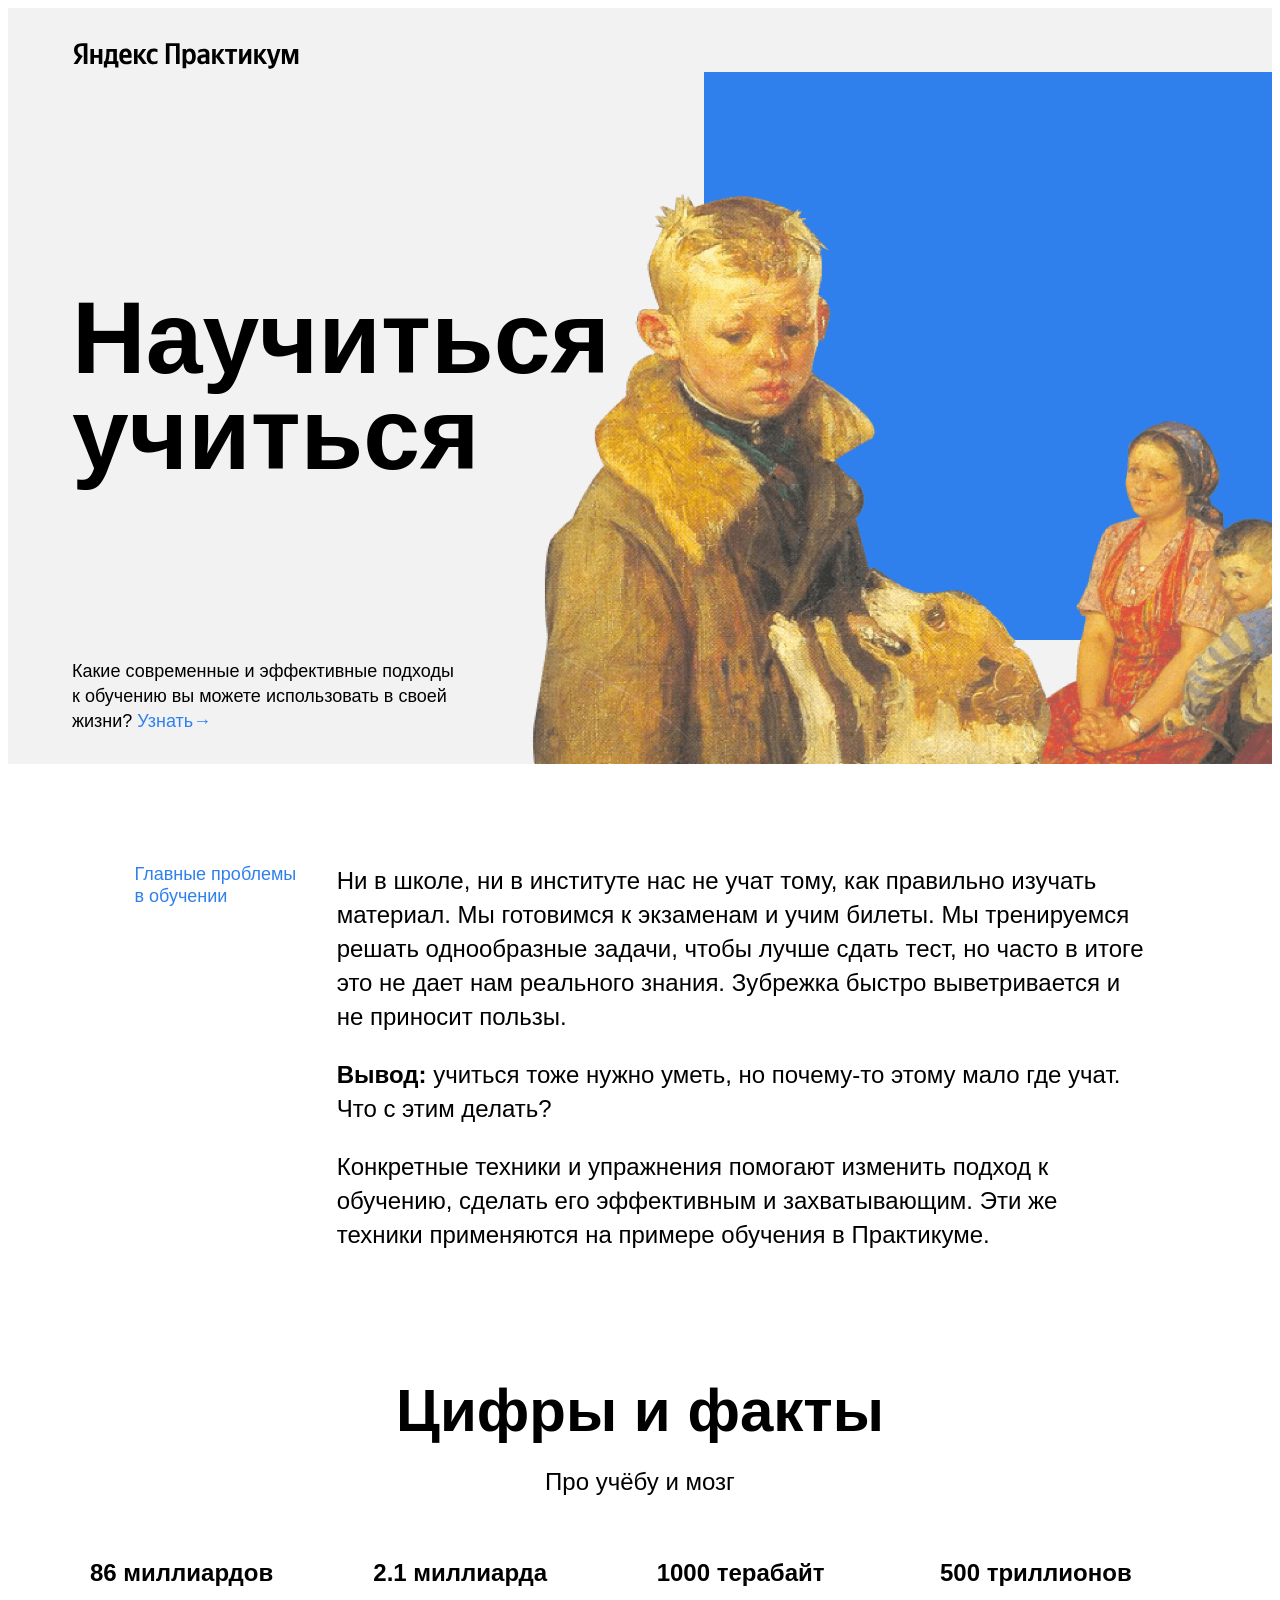
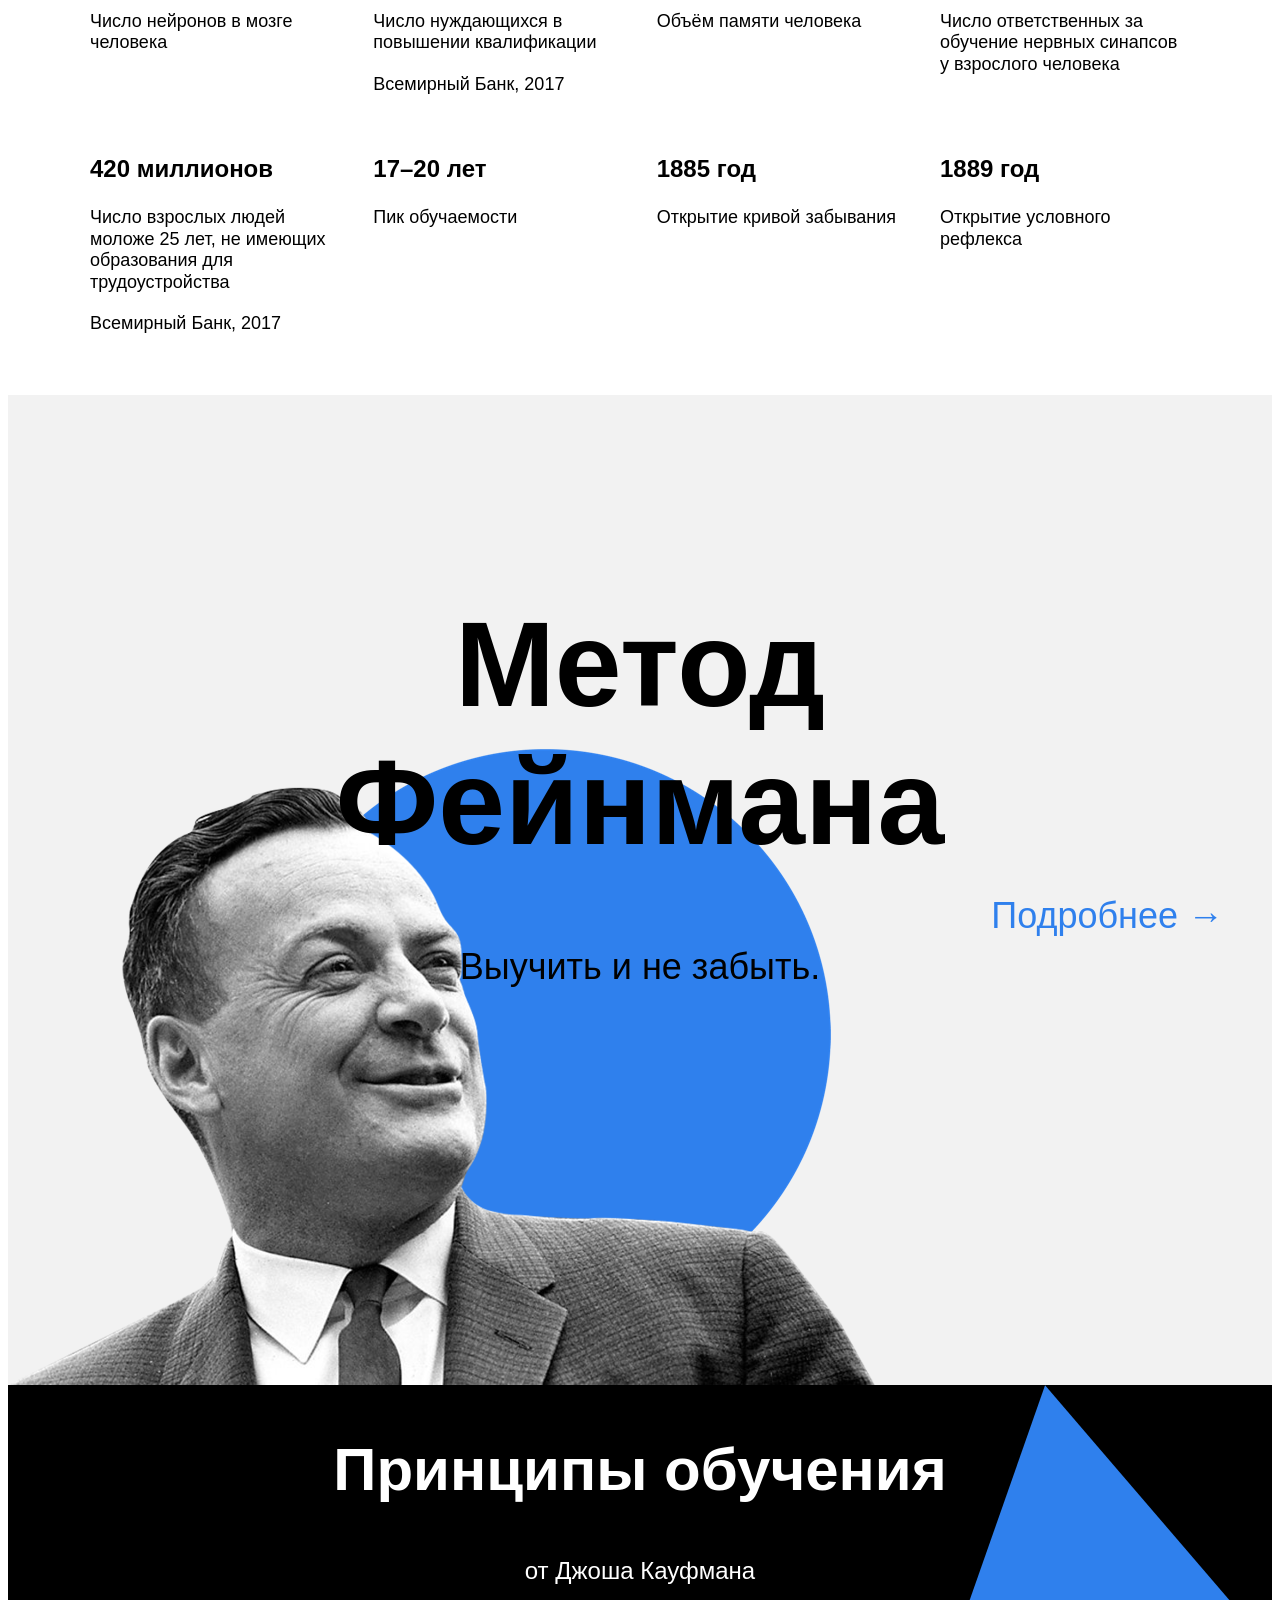
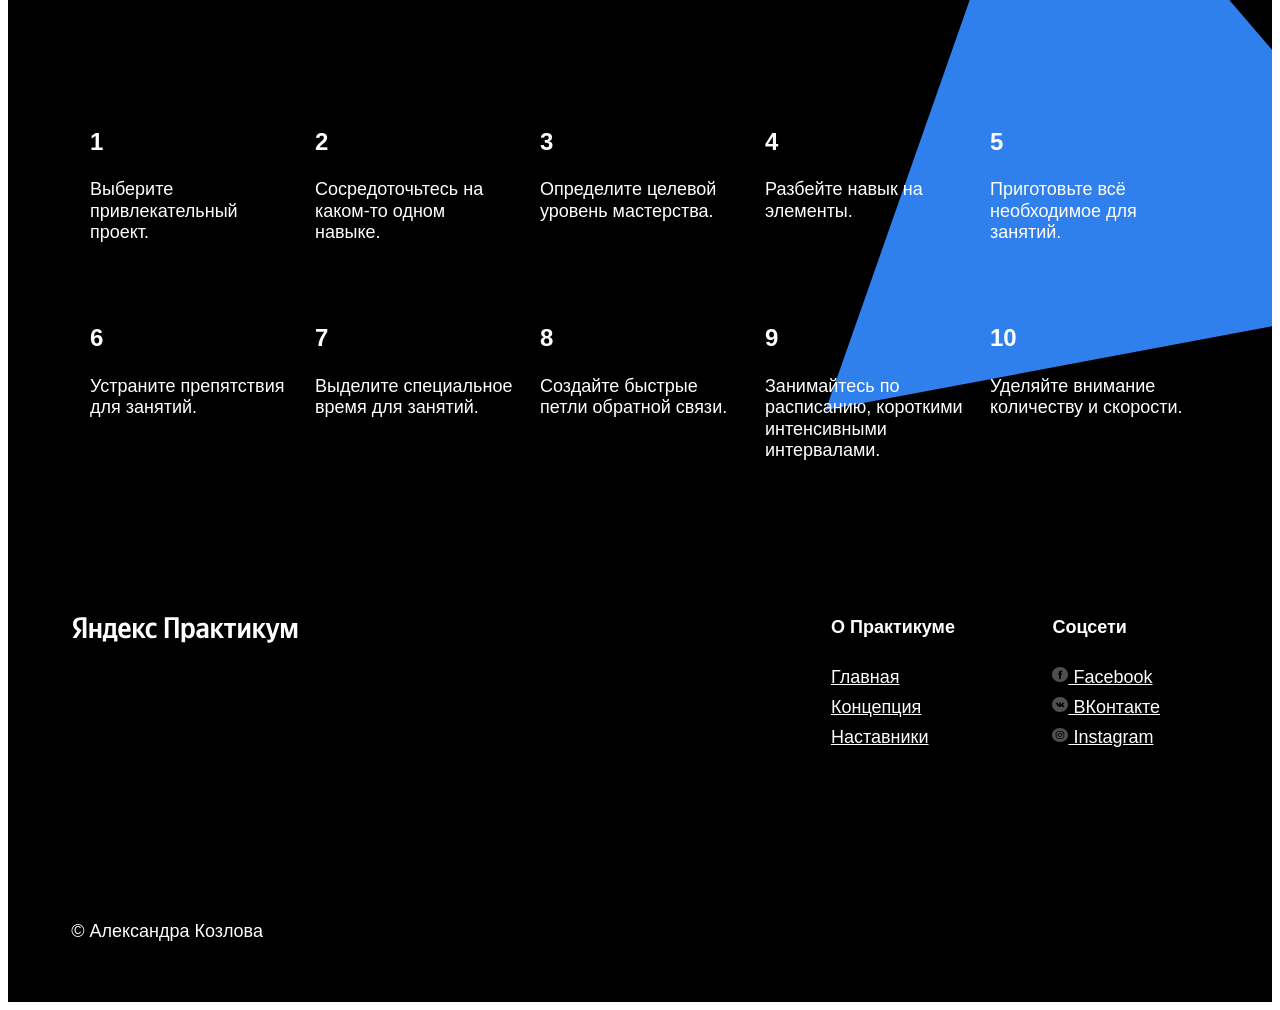
<file: index.html>
<!DOCTYPE html>
<html lang="ru">
<head>
  <meta charset="UTF-8">
  <meta name="viewport" content="width=device-width, initial-scale=1.0">
  <title>Научиться учиться</title>
  <link rel="stylesheet" href="styles/style.css">
</head>
<body>
  <div class="page">
    <header class="header"> 
     <img class="logo logo_place_header" src="images/logo_place_header.svg" alt="logo">
     <h1 class="header__title">Научиться учиться</h1>
     <p class="header__subtitle">Какие современные и эффективные подходы к обучению вы можете использовать в своей жизни?<a class="header__link"> Узнать&#8594;</a></p>
     <img alt="заглавное изображение" class="header__main-illustration" src="images/header-image.png">
     <div class="header__square-pic"></div>
    </header>

    <section class="description">
     <div class="two-columns">
     <h2 class="two-columns__brief">Главные проблемы в обучении</h2>
     <div class="two-columns__main-text">
     <p class="two-columns__paragraph">Ни в школе, ни в институте нас не учат тому, как правильно изучать материал. Мы готовимся к экзаменам и учим билеты. Мы тренируемся решать однообразные задачи, чтобы лучше сдать тест, но часто в итоге это не дает нам реального знания. Зубрежка быстро выветривается и не приносит пользы.</p>      <p class="two-columns__paragraph"><span class="two-columns__span-accent">Вывод:</span> учиться тоже нужно уметь, но почему-то этому мало где учат. Что с этим делать?</p>
     <p class="two-columns__paragraph">Конкретные техники и упражнения помогают изменить подход к обучению, сделать его эффективным и захватывающим. Эти же техники применяются на примере обучения в Практикуме.</p>
     </div>
     </div>
    </section>

    <section class="digits">
     <h2 class="section-title">Цифры и факты</h2>
     <p class="section-subtit">Про учёбу и мозг</p>
     <div class="table"> 
     <div class="table__cell">
     <h3 class="table__heading">86 миллиардов</h3>
     <p class="table__text">Число нейронов в мозге человека</p>
     </div>

     <div class="table__cell">
     <h3 class="table__heading">2.1 миллиарда</h3>
     <p class="table__text">Число нуждающихся в повышении квалификации</p>
     <p class="table__text">Всемирный Банк, 2017</p>
     </div>

     <div class="table__cell">
     <h3 class="table__heading">1000 терабайт</h3>
     <p class="table__text">Объём памяти человека</p>
     </div>

     <div class="table__cell">
     <h3 class="table__heading">500 триллионов</h3>
     <p class="table__text">Число ответственных за обучение нервных синапсов у взрослого человека</p>
     </div>

     <div class="table__cell">
     <h3 class="table__heading">420 миллионов</h3>
     <p class="table__text">Число взрослых людей моложе 25 лет, не имеющих образования для трудоустройства</p>
     <p class="table__text">Всемирный Банк, 2017</p>
     </div>

     <div class="table__cell">
     <h3 class="table__heading">17–20 лет</h3>
     <p class="table__text">Пик обучаемости</p>
     </div>

     <div class="table__cell">
     <h3 class="table__heading">1885 год</h3>
     <p class="table__text">Открытие кривой забывания</p>
     </div>

     <div class="table__cell">
     <h3 class="table__heading">1889 год</h3>
     <p class="table__text">Открытие условного рефлекса</p>
     </div>
     </div>
    </section>
  
   <section class="feynman">
     <h2 class="feynman__title">Метод Фейнмана</h2>
     <p class="feynman__subtitle">Выучить и не забыть.</p>
     <a class="feynman__link">Подробнее &#8594;</a>
    </section>

    <section class="kaufman">
      <h2 class="section-title_theme_dark">Принципы обучения</h2>
      <p class="section-subtit_theme_dark">от Джоша Кауфмана</p>
      <div class="table_theme_dark"> 

      <div class="table__cell_theme_dark">
      <h3 class="table__heading_theme_dark">1</h3>
      <p class="table__text_theme_dark">Выберите привлекательный проект.</p>
      </div>
 
      <div class="table__cell_theme_dark">
      <h3 class="table__heading_theme_dark">2</h3>
      <p class="table__text_theme_dark">Сосредоточьтесь на каком-то одном навыке.</p>
      </div>
 
      <div class="table__cell_theme_dark">
      <h3 class="table__heading_theme_dark">3</h3>
      <p class="table__text_theme_dark">Определите целевой уровень мастерства.</p>
      </div>
 
      <div class="table__cell_theme_dark">
      <h3 class="table__heading_theme_dark">4</h3>
      <p class="table__text_theme_dark">Разбейте навык на элементы.</p>
      </div>
 
      <div class="table__cell_theme_dark">
      <h3 class="table__heading_theme_dark">5</h3>
      <p class="table__text_theme_dark">Приготовьте всё необходимое для занятий.</p>
      </div>
 
      <div class="table__cell_theme_dark">
      <h3 class="table__heading_theme_dark">6</h3>
      <p class="table__text_theme_dark">Устраните препятствия для занятий.</p>
      </div>
 
      <div class="table__cell_theme_dark">
      <h3 class="table__heading_theme_dark">7</h3>
      <p class="table__text_theme_dark">Выделите специальное время для занятий.</p>
      </div>
 
      <div class="table__cell_theme_dark">
      <h3 class="table__heading_theme_dark">8</h3>
      <p class="table__text_theme_dark">Создайте быстрые петли обратной связи.</p>
      </div>

      <div class="table__cell_theme_dark">
      <h3 class="table__heading_theme_dark">9</h3>
      <p class="table__text_theme_dark">Занимайтесь по расписанию, короткими интенсивными интервалами.</p>
      </div>

      <div class="table__cell_theme_dark">
      <h3 class="table__heading_theme_dark">10</h3>
      <p class="table__text_theme_dark">Уделяйте внимание количеству и скорости.</p>
      </div>
      <img class="kaufman__triangle" src="images/kaufman-triangle.svg" alt="треугольник">
      </div>
    </section>

  <footer class="footer">
<div class="footer__columns">
<div class="footer__column_content_copyright">
  <div class="logo logo_place_footer"></div>
  <p class="footer__author">&copy; Александра Козлова</p>
</div>
<div class="footer__column_content_info">
  <p class="footer__column-heading">О Практикуме</p>
  <ul class="footer__column-links">
  <li><a href="#">Главная</a></li>
  <li><a href="#">Концепция</a></li>
  <li><a href="#">Наставники</a></li>
  </ul>
</div>
<div class="footer__column_content_social">
  <p class="footer__column-heading">Соцсети</p>
  <ul class="footer__column-links">
    <li><a href="https://www.facebook.com"><img class="footer__social-icon" src="images/facebook_color_white.svg" alt="Facebook"> Facebook</a></li>
    <li><a href="https://vk.com"> <img class="footer__social-icon" src="images/vk_color_white.svg" alt="ВКонтакте"> ВКонтакте</a></li>
    <li><a href="https://www.instagram.com"><img class="footer__social-icon" src="images/instagram_color_white.svg" alt="Instagram"> Instagram</a></li>
  </ul>
</div>


</div>
  </footer>
  </div>
</body>
</html>
</file>
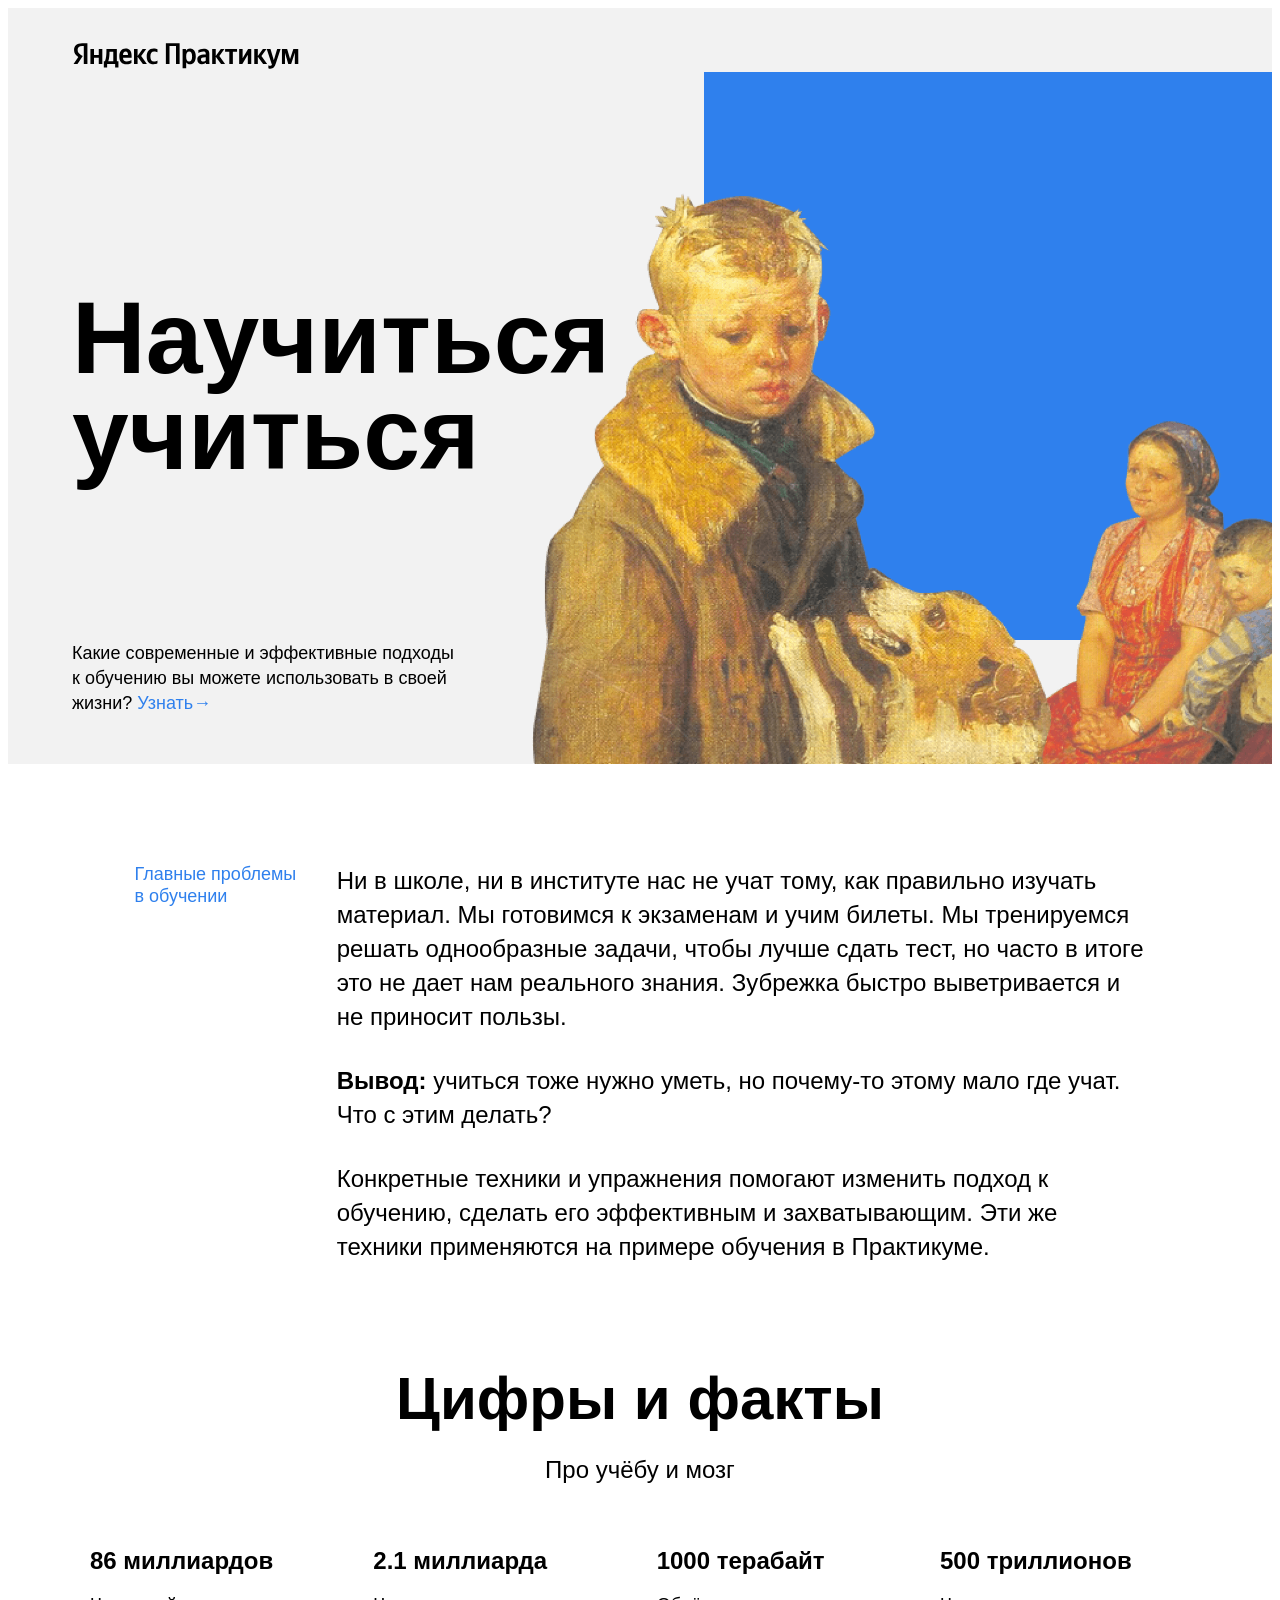
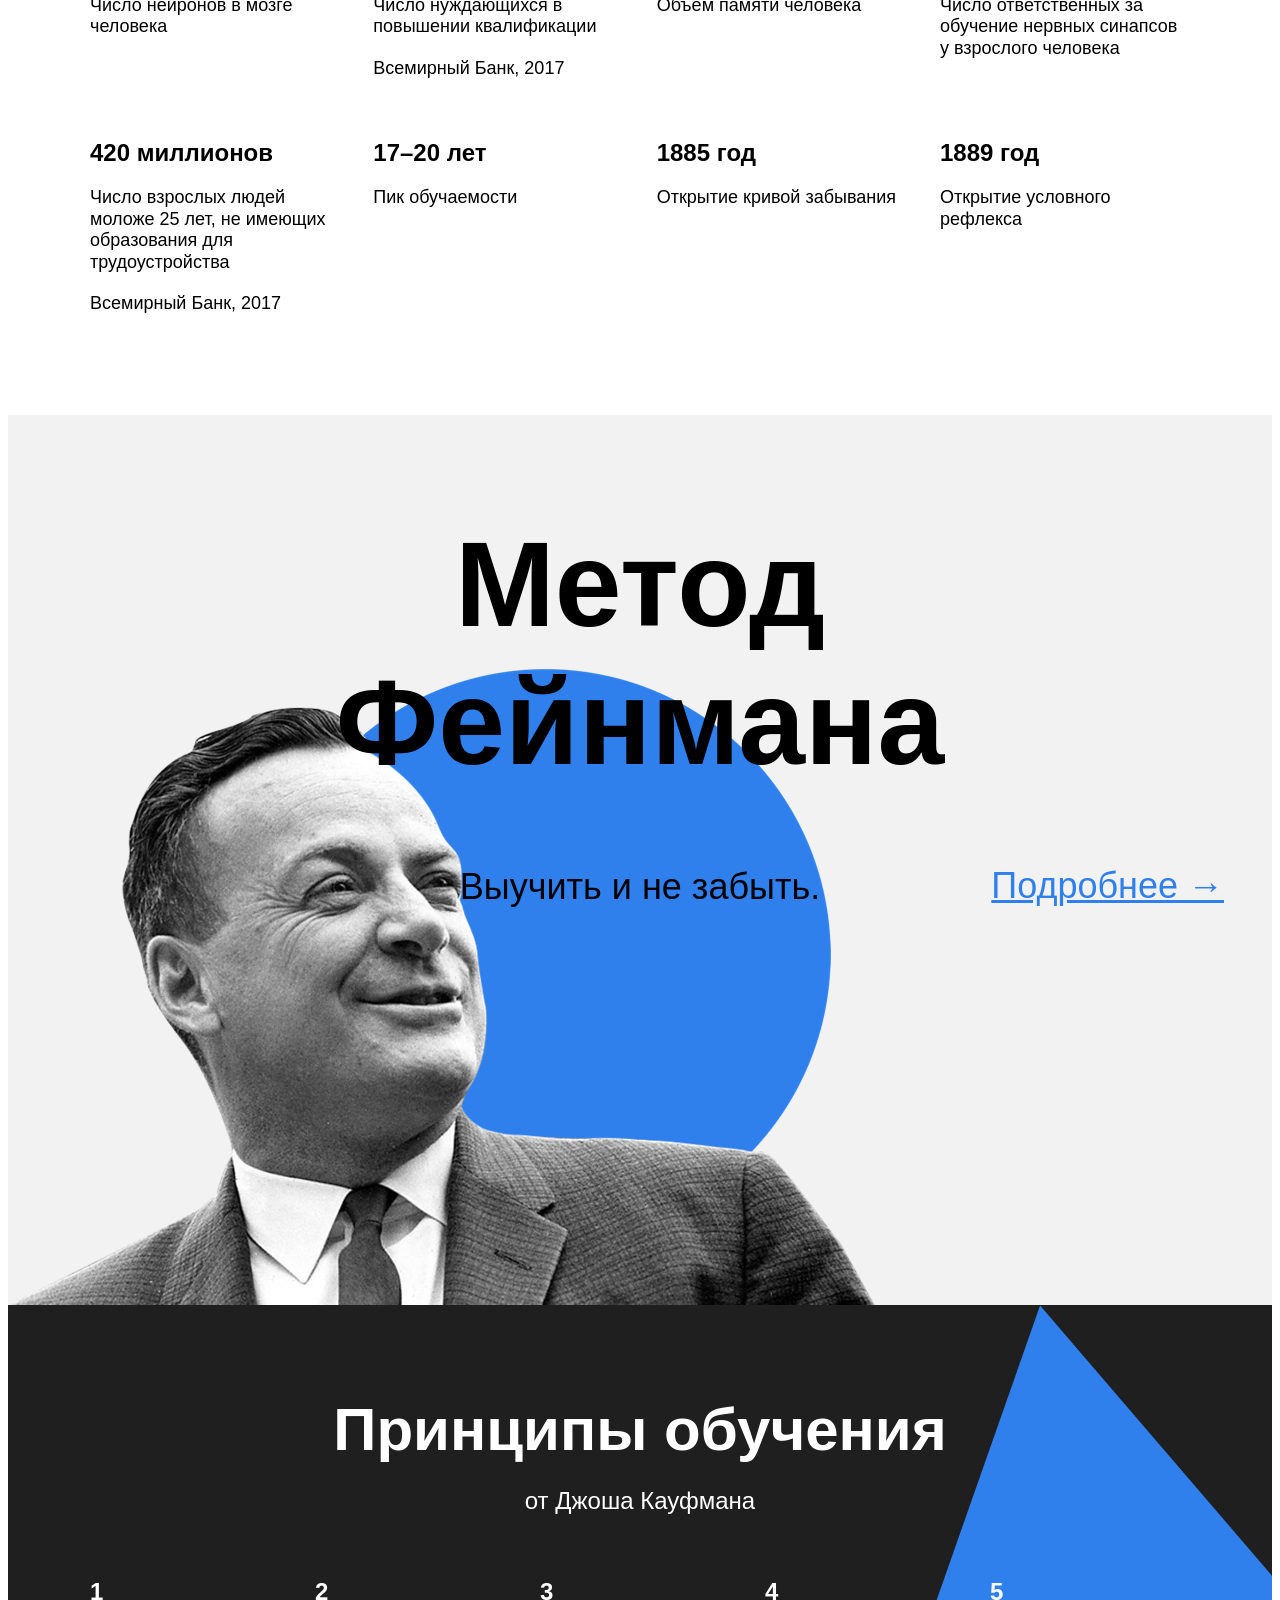
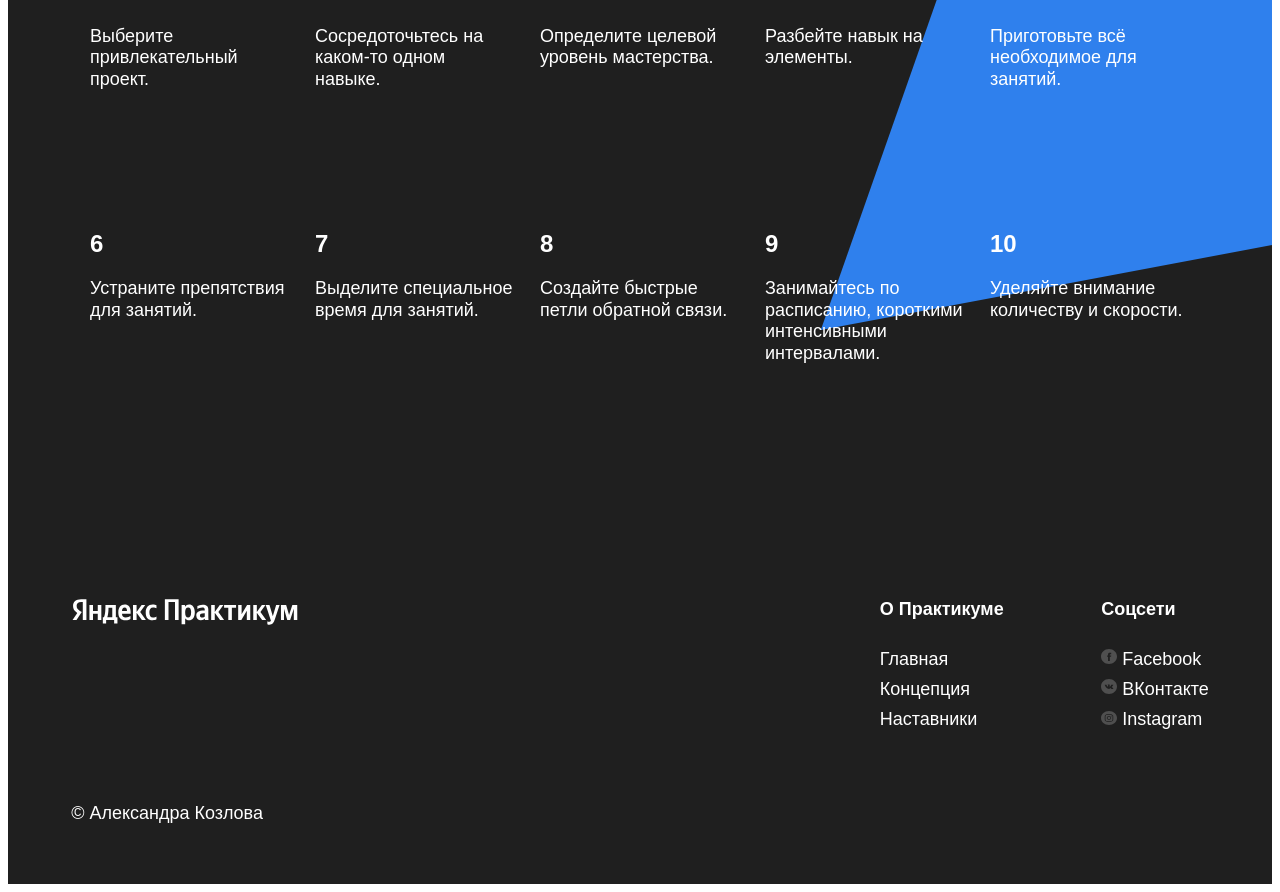
<file: how-to-learn/index.html>
<!DOCTYPE html>
<html lang="ru">
<head>
  <meta charset="UTF-8">
  <meta name="viewport" content="width=device-width, initial-scale=1.0, text">
  <title>Научиться учиться</title>
  <link rel="normalize" href="./styles/normalize.css">
  <link rel="stylesheet" href="./styles/style.css">
</head>
<body>
  <div class="page">
    <header class="header"> 
     <img class="logo logo_place_header" src="images/logo_place_header.svg" alt="Логотип">
     <h1 class="header__title">Научиться учиться</h1>
     <p class="header__subtitle">Какие современные и эффективные подходы к обучению вы можете использовать в своей жизни?<a href="#" class="header__link"> Узнать&#8594;</a></p>
     <img alt="Картина Решетникова Опять двойка" class="header__main-illustration" src="./images/header-image.png">
     <div class="header__square-pic"></div>
    </header>

    <section class="description">
     <article class="two-columns">
     <h2 class="two-columns__brief">Главные проблемы в обучении</h2>
     <div class="two-columns__main-text">
     <p class="two-columns__paragraph">Ни в школе, ни в институте нас не учат тому, как правильно изучать материал. 
      Мы готовимся к экзаменам и учим билеты. Мы тренируемся решать однообразные задачи, чтобы лучше сдать тест, но часто в итоге это не дает нам реального знания. 
      Зубрежка быстро выветривается и не приносит пользы.</p>      
    <p class="two-columns__paragraph"><span class="two-columns__span-accent">Вывод:</span> учиться тоже нужно уметь, но почему-то этому мало где учат. Что с этим делать?</p>
     <p class="two-columns__paragraph">Конкретные техники и упражнения помогают изменить подход к обучению, сделать его эффективным и захватывающим. Эти же техники применяются на примере обучения в Практикуме.</p>
     </div>
     </article>
    </section>

    <section class="digits">
     <h2 class="section-title">Цифры и факты</h2>
     <p class="section-subtitle">Про учёбу и мозг</p>
     <ul class="table"> 
     <li class="table__cell">
     <h3 class="table__heading">86 миллиардов</h3>
     <p class="table__text">Число нейронов в мозге человека</p>
     </li>

     <li class="table__cell">
     <h3 class="table__heading">2.1 миллиарда</h3>
     <p class="table__text">Число нуждающихся в повышении квалификации</p>
     <p class="table__text">Всемирный Банк, 2017</p>
     </li>

     <li class="table__cell">
     <h3 class="table__heading">1000 терабайт</h3>
     <p class="table__text">Объём памяти человека</p>
     </li>

     <li class="table__cell">
     <h3 class="table__heading">500 триллионов</h3>
     <p class="table__text">Число ответственных за обучение нервных синапсов у взрослого человека</p>
     </li>

     <li class="table__cell">
     <h3 class="table__heading">420 миллионов</h3>
     <p class="table__text">Число взрослых людей моложе 25 лет, не имеющих образования для трудоустройства</p>
     <p class="table__text">Всемирный Банк, 2017</p>
     </li>

     <li class="table__cell">
     <h3 class="table__heading">17–20 лет</h3>
     <p class="table__text">Пик обучаемости</p>
     </li>

     <li class="table__cell">
     <h3 class="table__heading">1885 год</h3>
     <p class="table__text">Открытие кривой забывания</p>
     </li>

     <li class="table__cell">
     <h3 class="table__heading">1889 год</h3>
     <p class="table__text">Открытие условного рефлекса</p>
     </li>
    </ul>
    </section>
  
   <section class="feynman">
     <h2 class="feynman__title">Метод Фейнмана</h2>
     <p class="feynman__subtitle">Выучить и не забыть.</p>
     <a href="#" class="feynman__link">Подробнее &#8594;</a>
    </section>

    <section class="kaufman">
      <h2 class="section-title section-title_theme_dark">Принципы обучения</h2>
      <p class="section-subtitle section-subtitle_theme_dark">от Джоша Кауфмана</p>
      <ul class="table table_theme_dark"> 

      <li class="table__cell table__cell_theme_dark">
      <h3 class="table__heading table__heading_theme_dark">1</h3>
      <p class="table__text table__text_theme_dark">Выберите привлекательный проект.</p>
      </li>
 
      <li class="table__cell table__cell_theme_dark">
      <h3 class="table__heading table__heading_theme_dark">2</h3>
      <p class="table__text table__text_theme_dark">Сосредоточьтесь на каком-то одном навыке.</p>
      </li>
 
      <li class="table__cell table__cell_theme_dark">
      <h3 class="table__heading table__heading_theme_dark">3</h3>
      <p class="table__text table__text_theme_dark">Определите целевой уровень мастерства.</p>
      </li>
 
      <li class="table__cell table__cell_theme_dark">
      <h3 class="table__heading table__heading_theme_dark">4</h3>
      <p class="table__text table__text_theme_dark">Разбейте навык на элементы.</p>
      </li>
 
      <li class="table__cell table__cell_theme_dark">
      <h3 class="table__heading table__heading_theme_dark">5</h3>
      <p class="table__text table__text_theme_dark">Приготовьте всё необходимое для занятий.</p>
      </li>
 
      <li class="table__cell table__cell_theme_dark">
      <h3 class="table__heading table__heading_theme_dark">6</h3>
      <p class="table__text table__text_theme_dark">Устраните препятствия для занятий.</p>
      </li>
 
      <li class="table__cell table__cell_theme_dark">
      <h3 class="table__heading table__heading_theme_dark">7</h3>
      <p class="table__text table__text_theme_dark">Выделите специальное время для занятий.</p>
      </li>
 
      <li class="table__cell table__cell_theme_dark">
      <h3 class="table__heading table__heading_theme_dark">8</h3>
      <p class="table__text table__text_theme_dark">Создайте быстрые петли обратной связи.</p>
      </li>

      <li class="table__cell table__cell_theme_dark">
      <h3 class="table__heading table__heading_theme_dark">9</h3>
      <p class="table__text table__text_theme_dark">Занимайтесь по расписанию, короткими интенсивными интервалами.</p>
      </li>

      <li class="table__cell table__cell_theme_dark">
      <h3 class="table__heading table__heading_theme_dark">10</h3>
      <p class="table__text table__text_theme_dark">Уделяйте внимание количеству и скорости.</p>
      </li>
    </ul>
      <div class="kaufman__triangle"></div>
    
    </section>

  <footer class="footer">
<div class="footer__columns">
<div class="footer__column footer__column_content_copyright">
  <div class="logo logo_place_footer"></div>
  <p class="footer__author">&copy; Александра Козлова</p>
</div>
<nav class="footer__column footer__column_content_info">
  <h3 class="footer__column-heading">О Практикуме</h3>
  <ul class="footer__column-links">
  <li><a href="#" class="footer__column-link">Главная</a></li>
  <li><a href="#" class="footer__column-link">Концепция</a></li>
  <li><a href="#" class="footer__column-link">Наставники</a></li>
  </ul>
</nav>
<div class="footer__column footer__column_content_social">
  <h3 class="footer__column-heading">Соцсети</h3>
  <ul class="footer__column-links">
    <li><a href="https://www.facebook.com" class="footer__social-icon"><img src="images/facebook_color_white.svg" alt="Фэйсбук"> Facebook</a></li>
    <li><a href="https://vk.com" class="footer__social-icon"> <img src="images/vk_color_white.svg" alt="ВКонтакте"> ВКонтакте</a></li>
    <li><a href="https://www.instagram.com" class="footer__social-icon"><img src="images/instagram_color_white.svg" alt="Инстаграм"> Instagram</a></li>
  </ul>
</div>

</div>
  </footer>
  </div>
</body>
</html>
</file>
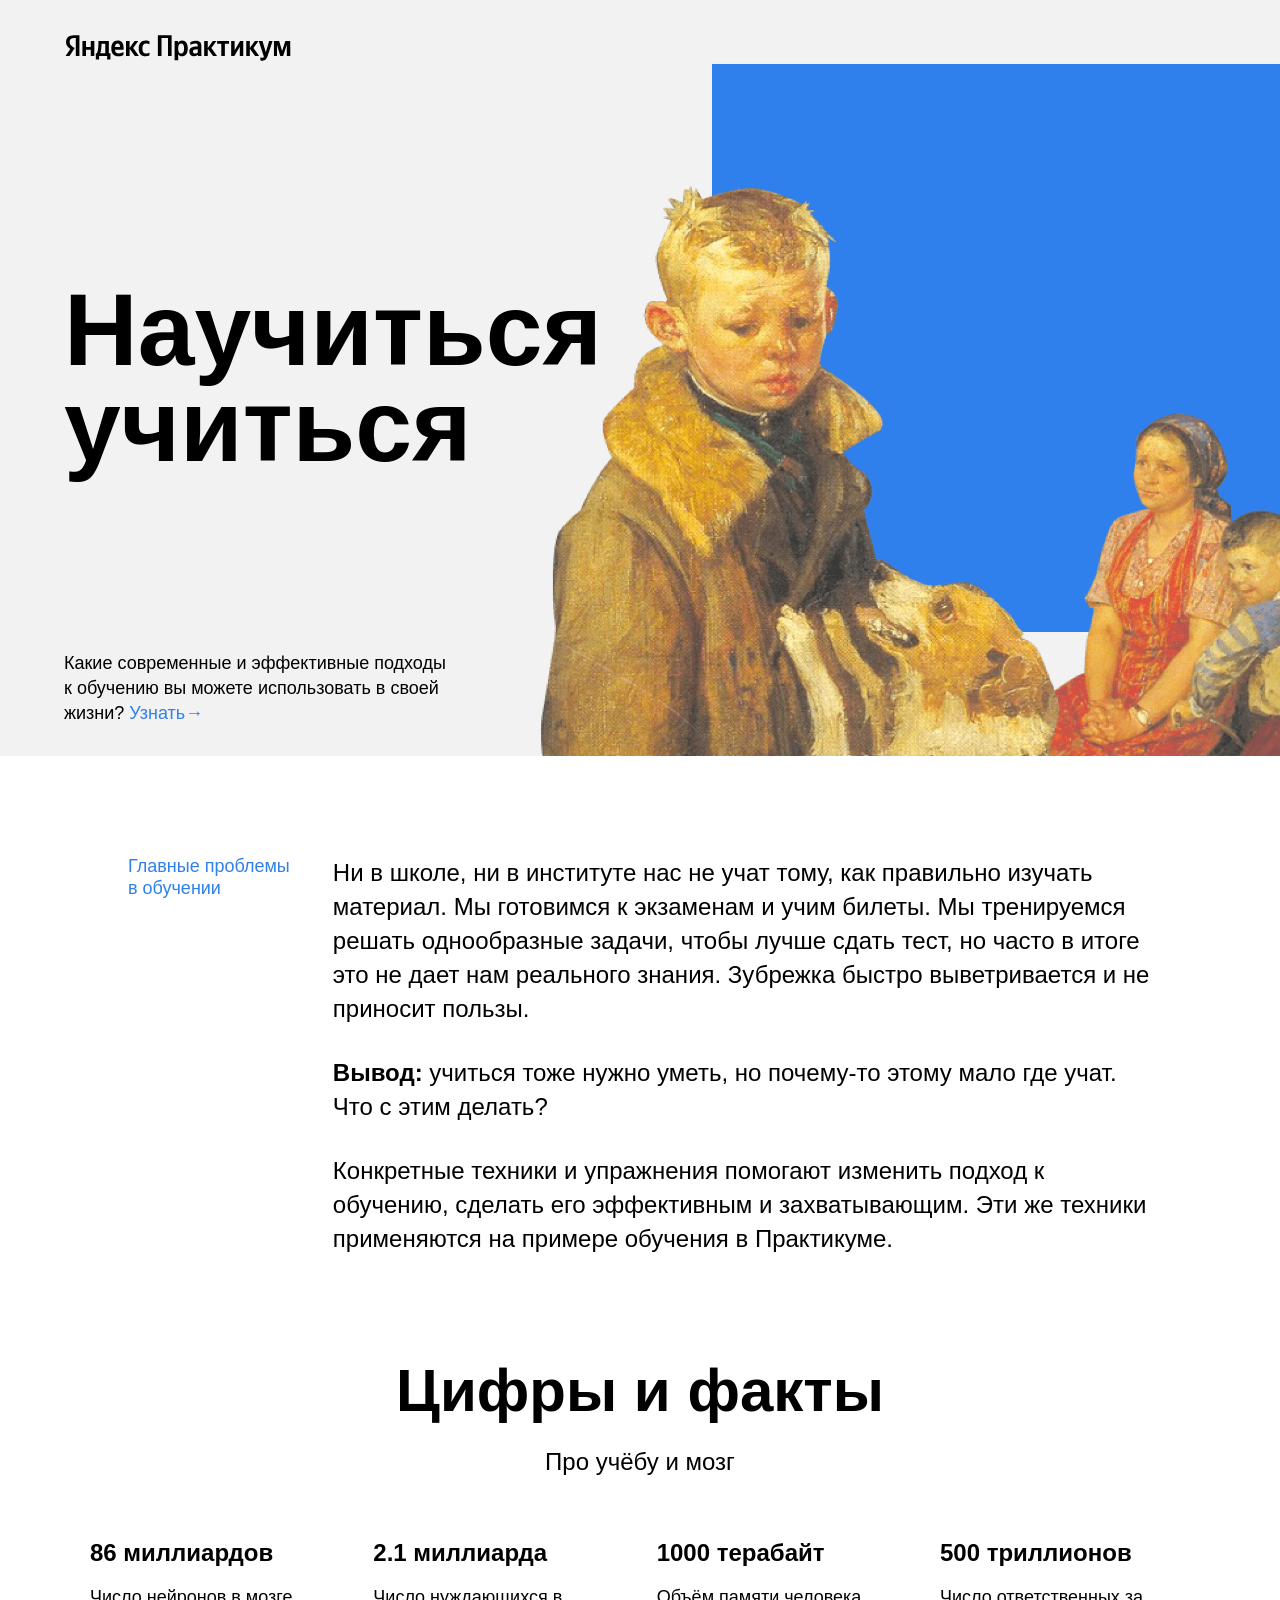
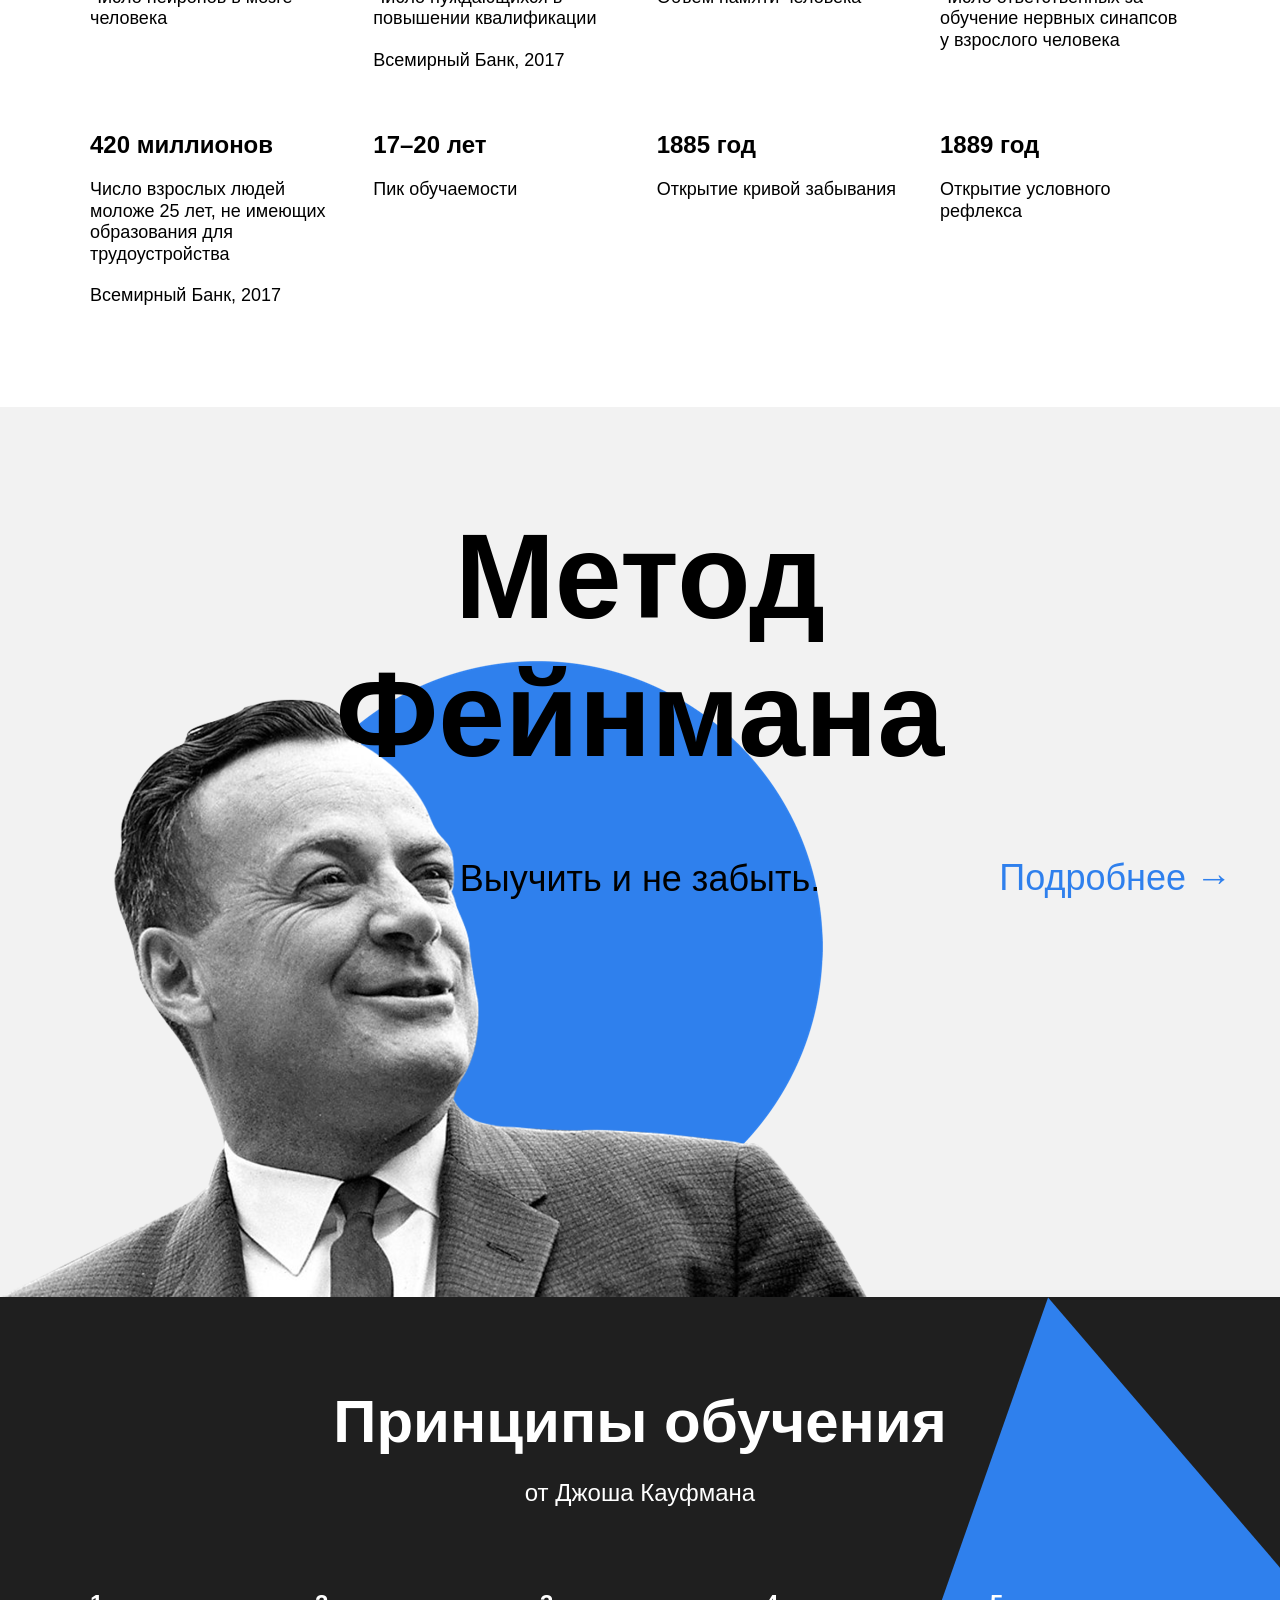
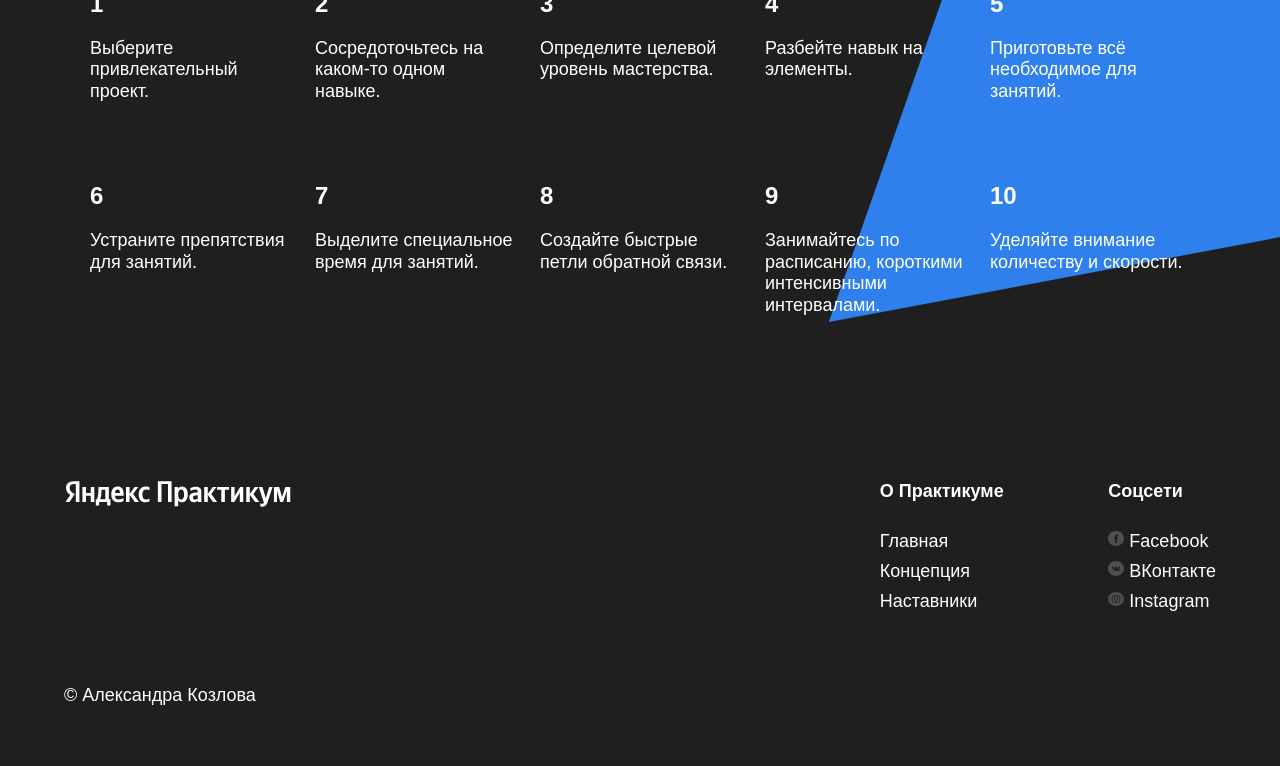
<file: how-to-learn — копия/index.html>
<!DOCTYPE html>
<html lang="ru">
<head>
  <meta charset="UTF-8">
  <meta name="viewport" content="width=device-width, initial-scale=1.0, text">
  <title>Научиться учиться</title>
  <link rel="stylesheet" href="./styles/normalize.css">
  <link rel="stylesheet" href="./styles/style.css">
</head>
<body>
  <div class="page">
    <header class="header"> 
     <img class="logo logo_place_header" src="images/logo_place_header.svg" alt="Логотип">
     <h1 class="header__title">Научиться учиться</h1>
     <p class="header__subtitle">Какие современные и эффективные подходы к обучению вы можете использовать в своей жизни?<a href="#" class="header__link"> Узнать&#8594;</a></p>
     <img alt="Картина Решетникова Опять двойка" class="header__main-illustration" src="./images/header-image.png">
     <div class="header__square-pic"></div>
    </header>

    <section class="description">
     <article class="two-columns">
     <h2 class="two-columns__brief">Главные проблемы в обучении</h2>
     <div class="two-columns__main-text">
     <p class="two-columns__paragraph">Ни в школе, ни в институте нас не учат тому, как правильно изучать материал. 
      Мы готовимся к экзаменам и учим билеты. Мы тренируемся решать однообразные задачи, чтобы лучше сдать тест, но часто в итоге это не дает нам реального знания. 
      Зубрежка быстро выветривается и не приносит пользы.</p>      
    <p class="two-columns__paragraph"><span class="two-columns__span-accent">Вывод:</span> учиться тоже нужно уметь, но почему-то этому мало где учат. Что с этим делать?</p>
     <p class="two-columns__paragraph">Конкретные техники и упражнения помогают изменить подход к обучению, сделать его эффективным и захватывающим. Эти же техники применяются на примере обучения в Практикуме.</p>
     </div>
     </article>
    </section>

    <section class="digits">
     <h2 class="section-title">Цифры и факты</h2>
     <p class="section-subtitle">Про учёбу и мозг</p>
     <ul class="table"> 
     <li class="table__cell">
     <h3 class="table__heading">86 миллиардов</h3>
     <p class="table__text">Число нейронов в мозге человека</p>
     </li>

     <li class="table__cell">
     <h3 class="table__heading">2.1 миллиарда</h3>
     <p class="table__text">Число нуждающихся в повышении квалификации</p>
     <p class="table__text">Всемирный Банк, 2017</p>
     </li>

     <li class="table__cell">
     <h3 class="table__heading">1000 терабайт</h3>
     <p class="table__text">Объём памяти человека</p>
     </li>

     <li class="table__cell">
     <h3 class="table__heading">500 триллионов</h3>
     <p class="table__text">Число ответственных за обучение нервных синапсов у взрослого человека</p>
     </li>

     <li class="table__cell">
     <h3 class="table__heading">420 миллионов</h3>
     <p class="table__text">Число взрослых людей моложе 25 лет, не имеющих образования для трудоустройства</p>
     <p class="table__text">Всемирный Банк, 2017</p>
     </li>

     <li class="table__cell">
     <h3 class="table__heading">17–20 лет</h3>
     <p class="table__text">Пик обучаемости</p>
     </li>

     <li class="table__cell">
     <h3 class="table__heading">1885 год</h3>
     <p class="table__text">Открытие кривой забывания</p>
     </li>

     <li class="table__cell">
     <h3 class="table__heading">1889 год</h3>
     <p class="table__text">Открытие условного рефлекса</p>
     </li>
    </ul>
    </section>
  
   <section class="feynman">
     <h2 class="feynman__title">Метод Фейнмана</h2>
     <p class="feynman__subtitle">Выучить и не забыть.</p>
     <a href="#" class="feynman__link">Подробнее &#8594;</a>
    </section>

    <section class="kaufman">
      <h2 class="section-title section-title_theme_dark">Принципы обучения</h2>
      <p class="section-subtitle section-subtitle_theme_dark">от Джоша Кауфмана</p>
      <ul class="table table_theme_dark"> 

      <li class="table__cell table__cell_theme_dark">
      <h3 class="table__heading table__heading_theme_dark">1</h3>
      <p class="table__text table__text_theme_dark">Выберите привлекательный проект.</p>
      </li>
 
      <li class="table__cell table__cell_theme_dark">
      <h3 class="table__heading table__heading_theme_dark">2</h3>
      <p class="table__text table__text_theme_dark">Сосредоточьтесь на каком-то одном навыке.</p>
      </li>
 
      <li class="table__cell table__cell_theme_dark">
      <h3 class="table__heading table__heading_theme_dark">3</h3>
      <p class="table__text table__text_theme_dark">Определите целевой уровень мастерства.</p>
      </li>
 
      <li class="table__cell table__cell_theme_dark">
      <h3 class="table__heading table__heading_theme_dark">4</h3>
      <p class="table__text table__text_theme_dark">Разбейте навык на элементы.</p>
      </li>
 
      <li class="table__cell table__cell_theme_dark">
      <h3 class="table__heading table__heading_theme_dark">5</h3>
      <p class="table__text table__text_theme_dark">Приготовьте всё необходимое для занятий.</p>
      </li>
 
      <li class="table__cell table__cell_theme_dark">
      <h3 class="table__heading table__heading_theme_dark">6</h3>
      <p class="table__text table__text_theme_dark">Устраните препятствия для занятий.</p>
      </li>
 
      <li class="table__cell table__cell_theme_dark">
      <h3 class="table__heading table__heading_theme_dark">7</h3>
      <p class="table__text table__text_theme_dark">Выделите специальное время для занятий.</p>
      </li>
 
      <li class="table__cell table__cell_theme_dark">
      <h3 class="table__heading table__heading_theme_dark">8</h3>
      <p class="table__text table__text_theme_dark">Создайте быстрые петли обратной связи.</p>
      </li>

      <li class="table__cell table__cell_theme_dark">
      <h3 class="table__heading table__heading_theme_dark">9</h3>
      <p class="table__text table__text_theme_dark">Занимайтесь по расписанию, короткими интенсивными интервалами.</p>
      </li>

      <li class="table__cell table__cell_theme_dark">
      <h3 class="table__heading table__heading_theme_dark">10</h3>
      <p class="table__text table__text_theme_dark">Уделяйте внимание количеству и скорости.</p>
      </li>
    </ul>
      <div class="kaufman__triangle"></div>
    
    </section>

  <footer class="footer">
<div class="footer__columns">
<div class="footer__column footer__column_content_copyright">
  <div class="logo logo_place_footer"></div>
  <p class="footer__author">&copy; Александра Козлова</p>
</div>
<nav class="footer__column footer__column_content_info">
  <h3 class="footer__column-heading">О Практикуме</h3>
  <ul class="footer__column-links">
  <li><a href="#" class="footer__column-link">Главная</a></li>
  <li><a href="#" class="footer__column-link">Концепция</a></li>
  <li><a href="#" class="footer__column-link">Наставники</a></li>
  </ul>
</nav>
<div class="footer__column footer__column_content_social">
  <h3 class="footer__column-heading">Соцсети</h3>
  <ul class="footer__column-links">
    <li><a href="https://www.facebook.com" class="footer__column-link"><img src="images/facebook_color_white.svg" alt="Фэйсбук" class="footer__social-icon"> Facebook</a></li>
    <li><a href="https://vk.com" class="footer__column-link"> <img src="images/vk_color_white.svg" alt="ВКонтакте" class="footer__social-icon"> ВКонтакте</a></li>
    <li><a href="https://www.instagram.com" class="footer__column-link"><img src="images/instagram_color_white.svg" alt="Инстаграм" class="footer__social-icon"> Instagram</a></li>
  </ul>
</div>

</div>
  </footer>
  </div>
</body>
</html>
</file>
<file: styles/style.css>
.page {
  min-width: 1100px;
  /* мы ещё не умеем делать мобильную версию сайта, */
  /* поэтому выше установлена минимальная ширина страницы */
  max-width: 1600px;
  /* выше установили ограничение по максимальной ширине */
  margin: 0 auto;
  /* выше для экранов больше 1600px отцентрировали весь контент */
  font-family: 'Helvetica Neue', Arial, sans-serif;
  /* выше установили ограничения для секции */
}

.header {
  height: 100vh;
  min-height: 600px;
  max-height: 756px;
  background-color: #f2f2f2;
  display: flex;
  position: relative;

}
.logo{/*свойства для логотипа*/
  height: 32px;
  width: 228px;


}
.logo_place_header{/*свойства для логотипа 1*/
  position: absolute;
  z-index: 3;
  margin-top: 30px;
  margin-left: 64px;
}

.header__title{/*свойство для "начать учиться" 2*/
  width: 730px;
  line-height: 96px;
  font-size: 102px;
  font-weight: 600;
  margin-left: 64px;
  display: flex;
  align-items: center;
  z-index: 3;
}

.header__subtitle{/*свойства для "какие современные и эффективные подходы"3*/
  width: 388px;
  line-height: 25px;
  font-size: 18px;
  margin-left: 64px;
  margin-bottom: 30px;
  position: absolute;
  left: 0px;
  bottom: 0px;
  z-index: 3;
}

.header__link{
  color: #2f80ed;
}

.header__main-illustration{/*свойства для картинки header-image */
  height: 608px;
  width: 765px;
  position: absolute;
  right: 0px;
  bottom: 0px;
  z-index: 1;
}

/* ниже мы привели пример двух селекторов, чтобы вы вспомнили запись элемента */
.header__square-pic {
  height: 568px;
  width: 568px;
  margin-top: 64px;
  background-color: #2f80ed;
  position: absolute;
  right: 0px;
  z-index: 0;
}
.description{
  margin-top: 100px;
  margin-bottom: 100px;
}

.two-columns{
  width: 80%;
  min-width: 784px;
  display: flex;
  align-items: center;
  flex-direction: row;
  justify-content: space-between;
  margin: auto;
}
.two-columns__brief{
   width: 175px;
   line-height: 1.2;
   font-size: 18px;
   font-weight: normal;
   color: #2f80ed;
   margin: 0;
   align-self: flex-start;
}
.two-columns__main-text{
  width: 80%;
}
.two-columns__paragraph{
  line-height: 34px;
  font-size: 24px;
  margin-top: 0px;
  bottom: 30px;
}
.two-columns__span-accent{
  line-height: 34px;
  font-size: 24px;
  font-weight: 600;
}

.digits{

}

.section-title{
  width: 60%;
  line-height: 1.15;
  font-size: 60px;
  font-weight: 600;
  text-align: center;
  margin: auto;
}
.section-subtit{
  width: 60%;
  line-height: 34px;
  font-size: 24px;
  font-weight: normal;
  text-align: center;
  margin: 20px auto 60px;
}
.table{
width: 1100px;
margin: 0 auto;
display: flex;
flex-wrap: wrap;
justify-content: space-between;
}
.table__cell{
width: 250px;
margin-bottom: 60px;
}
.table__heading{
line-height: 1.15;
font-size: 24px;
font-weight: 600;
margin-top: 0;
}
.table__text{
  line-height: 1.2;
  font-size: 18px;
  font-weight: normal;
  margin-top: 20px;
  margin-bottom: 0px;
}

.feynman{
  padding-top: 100px;
  height: 890px;
  background-color: #f2f2f2;
  background-image: url(../images/feynman.png);
  background-position: left bottom;
  background-repeat: no-repeat;
  background-size: 867px 637px;
  position: relative;
}

.feynman__title {
  width: 648px;
  line-height: 1.15;
  font-size: 120px;
  font-weight: 600;
  margin: 100px auto 70px;
  text-align: center;
}

.feynman__subtitle {
  line-height: 51px;
  font-size: 36px;
  font-weight: normal;
  margin: 0px auto;
  text-align: center;
}

.feynman__link {
  color: #2f80ed;
  line-height: 51px;
  font-size: 36px;
  font-weight: normal;
  position: absolute;
  right: 48px;
  top: 50%;
}


.kaufman{
  background-color: black;
  /*height: 967px;*/
  overflow: hidden;
  /*padding-top: 90px;*/
  position: relative;
  padding-bottom:90px;
}

.section-title_theme_dark{
  width: 60%;
  line-height: 1.15;
  font-size: 60px;
  font-weight: 600;
  color: white;
  text-align: center;
  margin-left: auto;
  margin-right: auto;
  /*margin-top: 90px;*/
  z-index: 1;
}

.section-subtit_theme_dark{
  width: 60%;
  line-height: 34px;
  font-size: 24px;
  color: white;
  font-weight: normal;
  text-align: center;
  margin: 20px auto 60px;
}

.table_theme_dark{
  width: 1100px;
  margin: 0 auto;
  display: flex;
  flex-wrap: wrap;
  justify-content: space-between;
  z-index: 1;
}

.table__cell_theme_dark {
  width: 200px;
  color: white;
  margin-right: 0;
  margin-top: 80px;
  z-index: 1;
}

.table__heading_theme_dark{
  line-height: 1.15;
  font-size: 24px;
  font-weight: 600;
  margin-top: 0;
  z-index: 1;
}
.table__text_theme_dark{
  line-height: 1.2;
  font-size: 18px;
  font-weight: normal;
  margin-top: 20px;
  margin-bottom: 0px;
  z-index: 1;
}

.kaufman__triangle{
  height: 877px;
  width: 877px;
  position: absolute;
  background-repeat: no-repeat;
  right: -210px;
  top: 0;
  background-size: contain;
  z-index: 0;
}

.footer{
  min-height: 350px;
  background-color: black;
  color: white;
  padding-top: 60px;
  padding-bottom: 40px;
}

.footer__columns{
width: 90%;
margin-left: auto;
margin-right: auto;
position: relative;
display: flex;
flex-direction: row;
justify-content: space-between;
min-height: 350px;
}

.footer__column_content_copyright{
  flex-basis: 711px;
}

.logo_place_footer{
  background-image: url(../images/logo_place_footer.svg);
  position: absolute;
  top: 0px;
  left: 0px;
}

.footer__author{
  color: white;
  margin-top: 18px;
  margin-bottom: 18px;
  line-height: 25px;
  font-size: 18px;
  font-weight: normal;
  position: absolute;
  bottom: 0px;
  left: 0px;
}

.footer__column_content_info{
  margin-bottom: 16px;
  margin-left: auto;
  margin-right: auto;
}

.footer__column-heading{
  color:white;
  line-height: 30px;
  font-size: 18px;
  font-weight: 600;
  margin-top: 0px;
  margin-bottom: 20px;
}

.footer__column-links{
  color: white;
  line-height: 30px;
  font-size: 18px;
  font-weight: normal;
  margin-bottom: 16px;
  list-style-type: none;
}
ul{
  margin-left: 0px;
  padding-left: 0px;
  color: white;
}
a{
  color: white;
}
.footer__social-icon{
  height: 16px;
  width: 16px;
  position: relative;
}
.footer__column_content_social{
  margin-left: auto;
  margin-right: auto;
  margin-bottom: 16px;
}
</file>
<file: how-to-learn/styles/style.css>
.page {
  min-width: 1100px;
  /* мы ещё не умеем делать мобильную версию сайта, */
  /* поэтому выше установлена минимальная ширина страницы */
  max-width: 1600px;
  /* выше установили ограничение по максимальной ширине */
  margin: 0 auto;
  /* выше для экранов больше 1600px отцентрировали весь контент */
  font-family: 'Helvetica Neue', Arial, sans-serif;
  /* выше установили ограничения для секции */
}

.header {
  height: 100vh;
  min-height: 600px;
  max-height: 756px;
  background-color: #f2f2f2;
  display: flex;
  position: relative;
}
.logo{/*свойства для логотипа*/
  height: 32px;
  width: 228px;
}  
.logo_place_header{/*свойства для логотипа 1*/
  position: absolute;
  z-index: 3;
  top: 30px;
  left: 64px;
}

.header__title{/*свойство для "начать учиться" 2*/
  max-width: 730px;
  line-height: 96px;
  font-size: 102px;
  font-weight: 600;
  margin-left: 64px;
  align-self: center;
  z-index: 3;
}

.header__subtitle{/*свойства для "какие современные и эффективные подходы"3*/
  width: 389px;
  line-height: 25px;
  font-size: 18px;
  left: 64px;
  bottom: 30px;
  position: absolute;
  z-index: 3;
}

.header__link{
  color: #2f80ed;
  text-decoration: none;
}

.header__main-illustration{/*свойства для картинки header-image */
  height: 608px;
  width: 765px;
  position: absolute;
  right: 0px;
  bottom: 0px;
  z-index: 1;
}

/* ниже мы привели пример двух селекторов, чтобы вы вспомнили запись элемента */
.header__square-pic {
  height: 568px;
  width: 568px;
  top: 64px;
  background-color: #2f80ed;
  position: absolute;
  right: 0px;
  z-index: 0;
}
.description{
  margin-top: 100px;
}

.two-columns{
  width: 80%;
  display: flex;
  align-items: center;
  flex-direction: row;
  justify-content: space-between;
  margin: 0 auto;
}
.two-columns__brief{
   width: 175px;
   line-height: 1.2;
   font-size: 18px;
   font-weight: normal;
   color: #2f80ed;
   margin: 0;
   align-self: flex-start;
}
.two-columns__main-text{
  width: 80%;
  min-width: 784px;
}
.two-columns__paragraph{
  line-height: 34px;
  font-size: 24px;
  margin-top: 0px;
  margin-bottom: 0px;
}
.two-columns__paragraph:nth-child(2){
  margin-top: 30px;
  margin-bottom: 30px;
}

.two-columns__span-accent{
  line-height: 34px;
  font-size: 24px;
  font-weight: 600;
}

.digits{
  margin-top: 100px;
  margin-bottom: 100px;
}

.section-title{
  width: 60%;
  line-height: 1.15;
  font-size: 60px;
  font-weight: 600;
  text-align: center;
  margin: auto;
  z-index: 1;
}
.section-subtitle{
  width: 60%;
  line-height: 34px;
  font-size: 24px;
  font-weight: normal;
  text-align: center;
  margin: 20px auto 0px;
}
.table{
  width: 1100px;
  margin: 0 auto;
  display: flex;
  flex-wrap: wrap;
  justify-content: space-between;
}

ul.table{
  padding: 0;
  list-style-type: none;
}

.table__cell{
  list-style-type: none;
  width: 250px;
  margin-top: 60px;
  padding: 0%;
}
.table__heading{
  line-height: 1.15;
  font-size: 24px;
  font-weight: 600;
  margin: 0;
}
.table__text{
  line-height: 1.2;
  font-size: 18px;
  font-weight: normal;
  margin-top: 20px;
  margin-bottom: 0px;
}

.feynman{

  min-height: 890px;
  background-color: #f2f2f2;
  background-image: url(../images/feynman.png);
  background-position: left bottom;
  background-repeat: no-repeat;
  background-size: 867px 637px;
  position: relative;
}

.feynman__title {
  width: 648px;
  line-height: 1.15;
  font-size: 120px;
  font-weight: 600;
  margin: 0 auto 70px;
  padding-top: 100px;
  text-align: center;
}

.feynman__subtitle {
  line-height: 51px;
  font-size: 36px;
  font-weight: normal;
  margin: 0px auto;
  text-align: center;
}

.feynman__link {
  color: #2f80ed;
  line-height: 51px;
  font-size: 36px;
  font-weight: normal;
  position: absolute;
  right: 48px;
  top: 50%;
}


.kaufman{
  background-color: #1f1f1f;
  /*height: 967px;*/
  overflow: hidden;
  /*padding-top: 90px;*/
  position: relative;
  padding-bottom:90px;
  z-index: 0;
}

.section-title_theme_dark{
  width: 60%;
  line-height: 1.15;
  font-size: 60px;
  font-weight: 600;
  color: white;
  text-align: center;
  margin-left: auto;
  margin-right: auto;
  margin-top: 90px;
}

.section-subtitle_theme_dark{
  width: 60%;
  line-height: 34px;
  font-size: 24px;
  color: white;
  font-weight: normal;
  text-align: center;
}

.table_theme_dark{
  padding: 80px 0 10px;
}

.table__cell_theme_dark {
  width: 200px;
  color: white;
  margin-right: 0;
  margin-bottom: 80px;
}

.kaufman__triangle{
  background-image: url(../images/kaufman-triangle.svg);
  height: 877px;
  width: 877px;
  position: absolute;
  background-repeat: no-repeat;
  right: -210px;
  top: 0;
  background-size: contain;
  z-index: -1;
}

.footer{
  min-height: 350px;
  background-color: #1f1f1f;
  color: white;
  display: flex;
}

.footer__columns{
width: 90%;
margin: 60px auto 40px;
position: relative;
display: flex;
flex-direction: row;
justify-content: space-between;
}

.footer__column_content_copyright{
  flex-basis: 711px;
  display: flex;
  flex-direction: column;
  justify-content: flex-end;
  margin: 0;
}

.logo_place_footer{
  background-image: url(../images/logo_place_footer.svg);
  position: absolute;
  top: 0px;
  left: 0px;
}

.footer__author{
  color: white;
  margin-top: 18px;
  margin-bottom: 18px;
  margin-right: 0px;
  line-height: 25px;
  font-size: 18px;
  font-weight: normal;
 
}

.footer__column_content_info{
  flex-direction: column;
}

.footer__column-heading{
  color: white;
  line-height: 30px;
  font-size: 18px;
  font-weight: 600;
  margin-top: 0px;
  margin-bottom: 20px;
}

.footer__column-links{
  color: white;
  line-height: 30px;
  font-size: 18px;
  font-weight: normal;
  margin-bottom: 16px;
  list-style-type: none;
  margin-left: 0px;
  padding-left: 0px;
}

.footer__column-link{
  color: white;
  text-decoration: none;
}

.footer__social-icon{
  height: 16px;
  width: 16px;
  position: relative;
  text-decoration: none;
  color: white;
}

.footer__column_content_social{
  flex-direction: column;
}
</file>
<file: how-to-learn — копия/styles/style.css>
.page {
  min-width: 1100px;
  /* мы ещё не умеем делать мобильную версию сайта, */
  /* поэтому выше установлена минимальная ширина страницы */
  max-width: 1600px;
  /* выше установили ограничение по максимальной ширине */
  margin: 0 auto;
  /* выше для экранов больше 1600px отцентрировали весь контент */
  font-family: 'Helvetica Neue', Arial, sans-serif;
  /* выше установили ограничения для секции */
}

.header {
  height: 100vh;
  min-height: 600px;
  max-height: 756px;
  background-color: #f2f2f2;
  display: flex;
  position: relative;
}
.logo{/*свойства для логотипа*/
  height: 32px;
  width: 228px;
}
.logo_place_header{/*свойства для логотипа 1*/
  position: absolute;
  z-index: 3;
  top: 30px;
  left: 64px;
}

.header__title{/*свойство для "начать учиться" 2*/
  max-width: 730px;
  line-height: 96px;
  font-size: 102px;
  font-weight: 600;
  margin-left: 64px;
  align-self: center;
  z-index: 3;
  margin-top: 0;
  margin-bottom: 0;
}

.header__subtitle{/*свойства для "какие современные и эффективные подходы"3*/
  width: 389px;
  line-height: 25px;
  font-size: 18px;
  left: 64px;
  bottom: 30px;
  position: absolute;
  z-index: 3;
  margin-top: 0;
  margin-bottom: 0;
}

.header__link{
  color: #2f80ed;
  text-decoration: none;
}

.header__main-illustration{/*свойства для картинки header-image */
  height: 608px;
  width: 765px;
  position: absolute;
  right: 0;
  bottom: 0;
  z-index: 1;
}

/* ниже мы привели пример двух селекторов, чтобы вы вспомнили запись элемента */
.header__square-pic {
  height: 568px;
  width: 568px;
  top: 64px;
  background-color: #2f80ed;
  position: absolute;
  right: 0;
  z-index: 0;
}
.description{
  margin-top: 100px;
}

.two-columns{
  width: 80%;
  display: flex;
  align-items: center;
  flex-direction: row;
  justify-content: space-between;
  margin: 0 auto;
}
.two-columns__brief{
   width: 175px;
   line-height: 1.2;
   font-size: 18px;
   font-weight: normal;
   color: #2f80ed;
   margin: 0;
   align-self: flex-start;
}
.two-columns__main-text{
  width: 80%;
  min-width: 784px;
}
.two-columns__paragraph{
  line-height: 34px;
  font-size: 24px;
  margin-top: 0;
  margin-bottom: 0;
}
.two-columns__paragraph:nth-child(2){
  margin-top: 30px;
  margin-bottom: 30px;
}

.two-columns__span-accent{
  line-height: 34px;
  font-size: 24px;
  font-weight: 600;
}

.digits{
  margin-top: 100px;
  margin-bottom: 100px;
}

.section-title{
  width: 60%;
  line-height: 1.15;
  font-size: 60px;
  font-weight: 600;
  text-align: center;
  margin: auto;
  z-index: 1;
}
.section-subtitle{
  width: 60%;
  line-height: 34px;
  font-size: 24px;
  font-weight: normal;
  text-align: center;
  margin: 20px auto 0;
}
.table{
  width: 1100px;
  margin: 0 auto;
  display: flex;
  flex-wrap: wrap;
  justify-content: space-between;
  padding: 0;
  list-style-type: none;
}

.table__cell{
  list-style-type: none;
  width: 250px;
  margin-top: 60px;
  padding: 0;
}
.table__heading{
  line-height: 1.15;
  font-size: 24px;
  font-weight: 600;
  margin: 0;
}
.table__text{
  line-height: 1.2;
  font-size: 18px;
  font-weight: normal;
  margin-top: 20px;
  margin-bottom: 0;
}

.feynman{

  min-height: 890px;
  background-color: #f2f2f2;
  background-image: url(../images/feynman.png);
  background-position: left bottom;
  background-repeat: no-repeat;
  background-size: 867px 637px;
  position: relative;
}

.feynman__title {
  width: 648px;
  line-height: 1.15;
  font-size: 120px;
  font-weight: 600;
  margin: 0 auto 70px;
  padding-top: 100px;
  text-align: center;
}

.feynman__subtitle {
  line-height: 51px;
  font-size: 36px;
  font-weight: normal;
  margin: 0 auto;
  text-align: center;
}

.feynman__link {
  color: #2f80ed;
  line-height: 51px;
  font-size: 36px;
  font-weight: normal;
  position: absolute;
  right: 48px;
  top: 50%;
  text-decoration: none;
}


.kaufman{
  background-color: #1f1f1f;
  /*height: 967px;*/
  overflow: hidden;
  /*padding-top: 90px;*/
  position: relative;
  padding-bottom:90px;
  z-index: 0;
}

.section-title_theme_dark{
  color: white;
  margin-top: 90px;
}

.section-subtitle_theme_dark{
  color: white;
}

.table_theme_dark{
  padding-bottom: 10px;
}

.table__cell_theme_dark {
  width: 200px;
  color: white;
  margin-right: 0;
  margin-top: 80px;
}

.kaufman__triangle{
  background-image: url(../images/kaufman-triangle.svg);
  height: 877px;
  width: 877px;
  position: absolute;
  background-repeat: no-repeat;
  right: -210px;
  top: 0;
  background-size: contain;
  z-index: -1;
}

.footer{
  min-height: 350px;
  background-color: #1f1f1f;
  color: white;
  display: flex;
}

.footer__columns{
width: 90%;
margin: 60px auto 40px;
position: relative;
display: flex;
flex-direction: row;
justify-content: space-between;
}

.footer__column_content_copyright{
  flex-basis: 711px;
  display: flex;
  flex-direction: column;
  justify-content: space-between;
  margin: 0;
}

.logo_place_footer{
  background-image: url(../images/logo_place_footer.svg);
  top: 0;
  left: 0;
}

.footer__author{
  color: white;
  margin-top: 18px;
  margin-bottom: 18px;
  margin-right: 0;
  line-height: 25px;
  font-size: 18px;
  font-weight: normal;

}


.footer__column-heading{
  color: white;
  line-height: 30px;
  font-size: 18px;
  font-weight: 600;
  margin-top: 0;
  margin-bottom: 20px;
}

.footer__column-links{
  color: white;
  line-height: 30px;
  font-size: 18px;
  font-weight: normal;
  margin-bottom: 16px;
  list-style-type: none;
  margin-left: 0;
  padding-left: 0;
}

.footer__column-link{
  color: white;
  text-decoration: none;
}

.footer__social-icon{
  height: 16px;
  width: 16px;
  position: relative;
  text-decoration: none;
  color: white;
}
</file>
